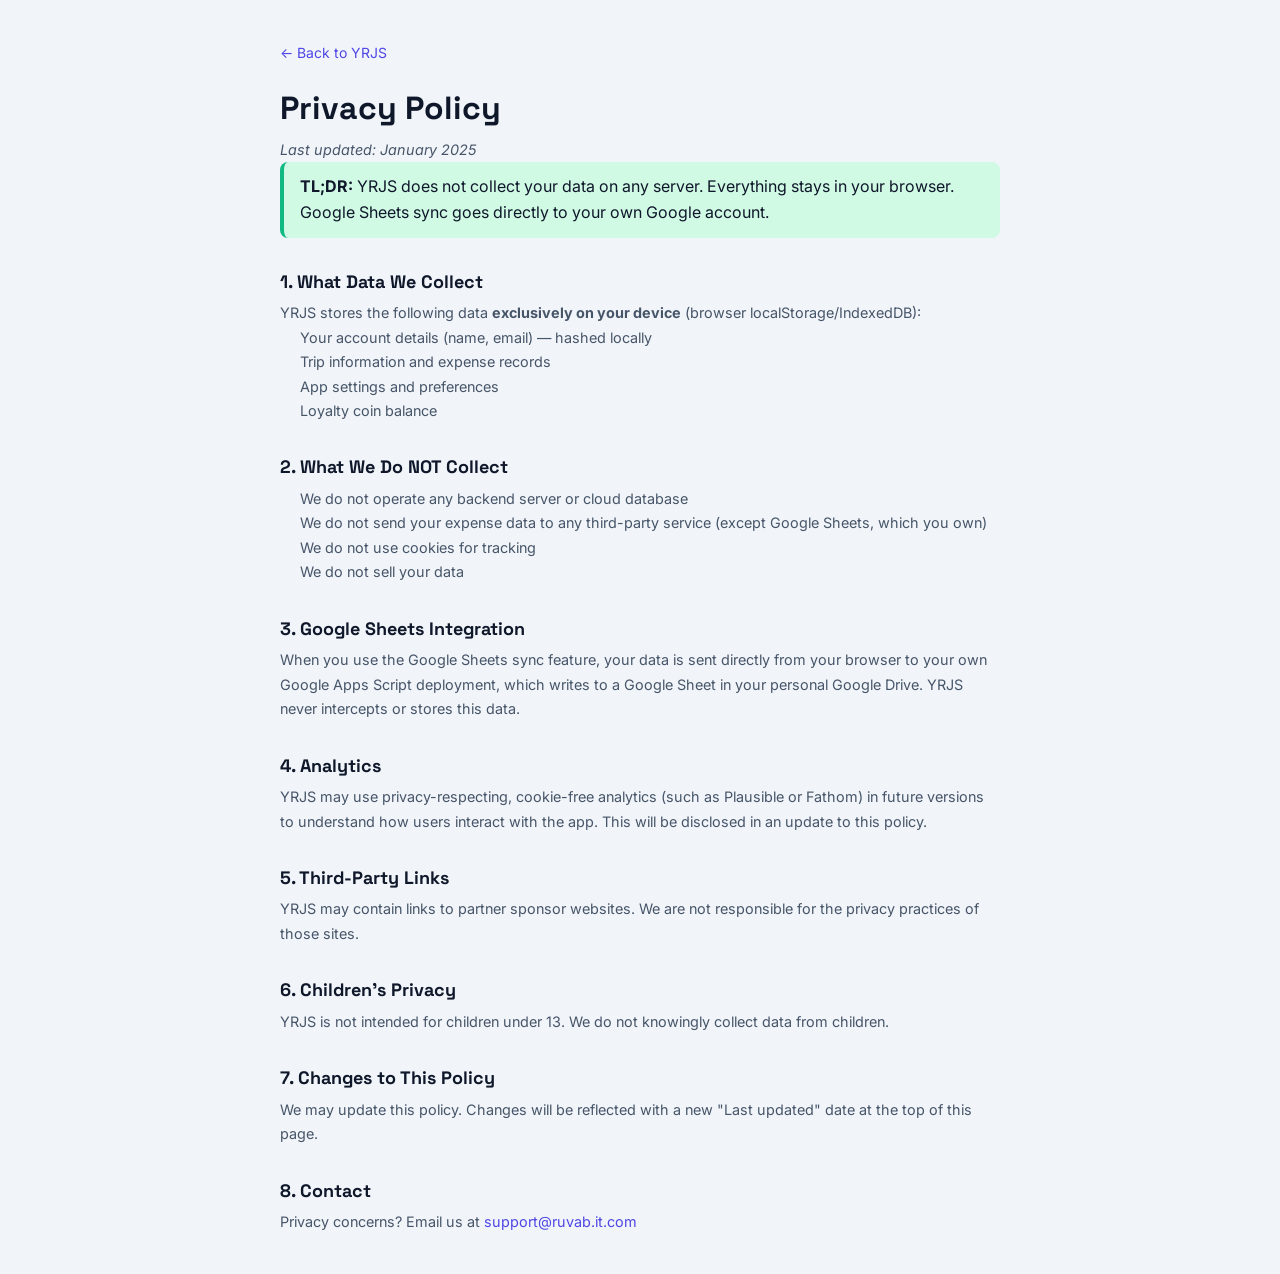
<file: pages/privacy.html>
<!DOCTYPE html>
<html lang="en">
<head>
  <meta charset="UTF-8" /><meta name="viewport" content="width=device-width, initial-scale=1.0" />
  <title>Privacy Policy – YRJS</title>
  <link rel="icon" href="../assets/icons/favicon.svg" type="image/svg+xml" />
  <link rel="stylesheet" href="../css/variables.css" />
  <link rel="stylesheet" href="../css/base.css" />
  <style>
    body { max-width: 760px; margin: 0 auto; padding: 40px 20px; }
    h1 { font-family: 'Space Grotesk', sans-serif; margin-bottom: 8px; }
    h2 { margin-top: 32px; margin-bottom: 8px; font-size: 1.125rem; }
    p, li { font-size: 0.9rem; color: var(--text-secondary); line-height: 1.7; }
    ul { padding-left: 20px; }
    .back-link { display: inline-flex; align-items: center; gap: 6px; margin-bottom: 24px; font-size: 0.875rem; }
    .highlight { background: var(--clr-accent-light); padding: 12px 16px; border-radius: 8px; border-left: 4px solid var(--clr-accent); }
  </style>
  <link href="https://fonts.googleapis.com/css2?family=Inter:wght@400;600&family=Space+Grotesk:wght@700&display=swap" rel="stylesheet" />
</head>
<body>
  <a href="../index.html" class="back-link">← Back to YRJS</a>
  <h1>Privacy Policy</h1>
  <p><em>Last updated: January 2025</em></p>

  <div class="highlight">
    <strong>TL;DR:</strong> YRJS does not collect your data on any server. Everything stays in your browser. Google Sheets sync goes directly to your own Google account.
  </div>

  <h2>1. What Data We Collect</h2>
  <p>YRJS stores the following data <strong>exclusively on your device</strong> (browser localStorage/IndexedDB):</p>
  <ul>
    <li>Your account details (name, email) — hashed locally</li>
    <li>Trip information and expense records</li>
    <li>App settings and preferences</li>
    <li>Loyalty coin balance</li>
  </ul>

  <h2>2. What We Do NOT Collect</h2>
  <ul>
    <li>We do not operate any backend server or cloud database</li>
    <li>We do not send your expense data to any third-party service (except Google Sheets, which you own)</li>
    <li>We do not use cookies for tracking</li>
    <li>We do not sell your data</li>
  </ul>

  <h2>3. Google Sheets Integration</h2>
  <p>When you use the Google Sheets sync feature, your data is sent directly from your browser to your own Google Apps Script deployment, which writes to a Google Sheet in your personal Google Drive. YRJS never intercepts or stores this data.</p>

  <h2>4. Analytics</h2>
  <p>YRJS may use privacy-respecting, cookie-free analytics (such as Plausible or Fathom) in future versions to understand how users interact with the app. This will be disclosed in an update to this policy.</p>

  <h2>5. Third-Party Links</h2>
  <p>YRJS may contain links to partner sponsor websites. We are not responsible for the privacy practices of those sites.</p>

  <h2>6. Children's Privacy</h2>
  <p>YRJS is not intended for children under 13. We do not knowingly collect data from children.</p>

  <h2>7. Changes to This Policy</h2>
  <p>We may update this policy. Changes will be reflected with a new "Last updated" date at the top of this page.</p>

  <h2>8. Contact</h2>
  <p>Privacy concerns? Email us at <a href="mailto:support@ruvab.it.com">support@ruvab.it.com</a></p>
</body>
</html>
</file>
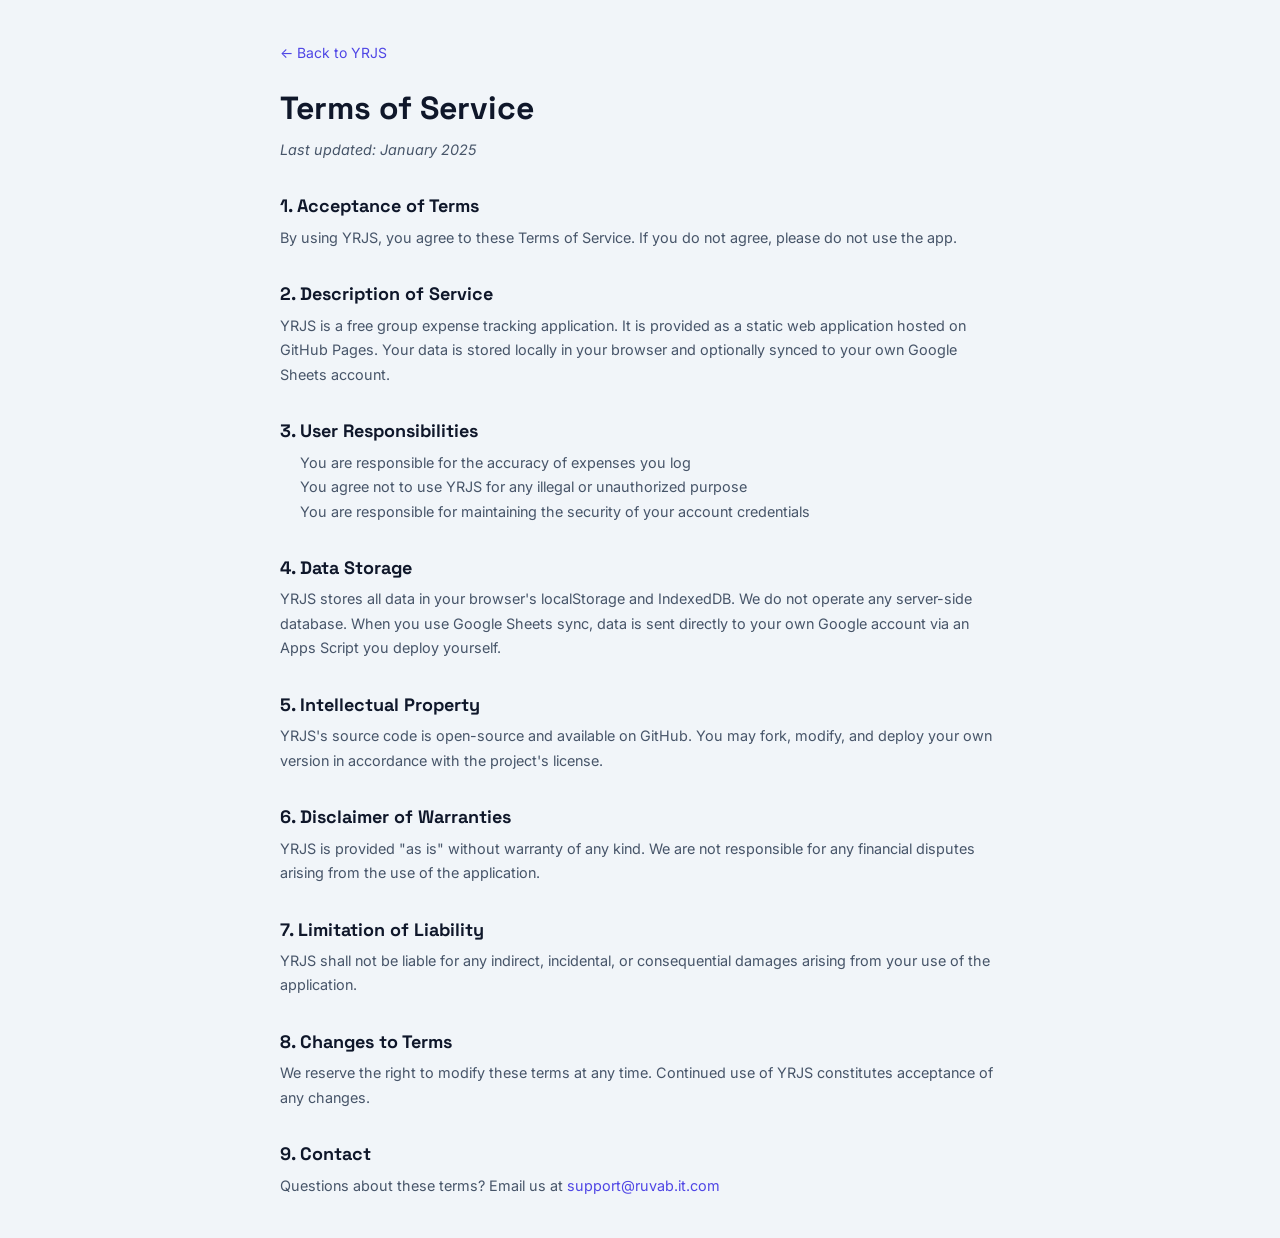
<file: pages/terms.html>
<!DOCTYPE html>
<html lang="en">
<head>
  <meta charset="UTF-8" /><meta name="viewport" content="width=device-width, initial-scale=1.0" />
  <title>Terms of Service – YRJS</title>
  <link rel="icon" href="../assets/icons/favicon.svg" type="image/svg+xml" />
  <link rel="stylesheet" href="../css/variables.css" />
  <link rel="stylesheet" href="../css/base.css" />
  <style>
    body { max-width: 760px; margin: 0 auto; padding: 40px 20px; }
    h1 { font-family: 'Space Grotesk', sans-serif; margin-bottom: 8px; }
    h2 { margin-top: 32px; margin-bottom: 8px; font-size: 1.125rem; }
    p, li { font-size: 0.9rem; color: var(--text-secondary); line-height: 1.7; }
    ul { padding-left: 20px; }
    .back-link { display: inline-flex; align-items: center; gap: 6px; margin-bottom: 24px; font-size: 0.875rem; }
  </style>
  <link href="https://fonts.googleapis.com/css2?family=Inter:wght@400;600&family=Space+Grotesk:wght@700&display=swap" rel="stylesheet" />
</head>
<body>
  <a href="../index.html" class="back-link">← Back to YRJS</a>
  <h1>Terms of Service</h1>
  <p><em>Last updated: January 2025</em></p>

  <h2>1. Acceptance of Terms</h2>
  <p>By using YRJS, you agree to these Terms of Service. If you do not agree, please do not use the app.</p>

  <h2>2. Description of Service</h2>
  <p>YRJS is a free group expense tracking application. It is provided as a static web application hosted on GitHub Pages. Your data is stored locally in your browser and optionally synced to your own Google Sheets account.</p>

  <h2>3. User Responsibilities</h2>
  <ul>
    <li>You are responsible for the accuracy of expenses you log</li>
    <li>You agree not to use YRJS for any illegal or unauthorized purpose</li>
    <li>You are responsible for maintaining the security of your account credentials</li>
  </ul>

  <h2>4. Data Storage</h2>
  <p>YRJS stores all data in your browser's localStorage and IndexedDB. We do not operate any server-side database. When you use Google Sheets sync, data is sent directly to your own Google account via an Apps Script you deploy yourself.</p>

  <h2>5. Intellectual Property</h2>
  <p>YRJS's source code is open-source and available on GitHub. You may fork, modify, and deploy your own version in accordance with the project's license.</p>

  <h2>6. Disclaimer of Warranties</h2>
  <p>YRJS is provided "as is" without warranty of any kind. We are not responsible for any financial disputes arising from the use of the application.</p>

  <h2>7. Limitation of Liability</h2>
  <p>YRJS shall not be liable for any indirect, incidental, or consequential damages arising from your use of the application.</p>

  <h2>8. Changes to Terms</h2>
  <p>We reserve the right to modify these terms at any time. Continued use of YRJS constitutes acceptance of any changes.</p>

  <h2>9. Contact</h2>
  <p>Questions about these terms? Email us at <a href="mailto:support@ruvab.it.com">support@ruvab.it.com</a></p>
</body>
</html>
</file>
<file: css/variables.css>
/* ============================================================
   YRJS – CSS Custom Properties (Design Tokens)
   ============================================================ */

:root {
  /* Brand */
  --clr-primary:       #4f46e5;
  --clr-primary-light: #6366f1;
  --clr-primary-dark:  #3730a3;
  --clr-primary-10:    rgba(79,70,229,.10);
  --clr-primary-20:    rgba(79,70,229,.20);

  --clr-secondary:     #0ea5e9;
  --clr-accent:        #10b981;
  --clr-accent-light:  #d1fae5;
  --clr-warning:       #f59e0b;
  --clr-warning-light: #fef3c7;
  --clr-danger:        #ef4444;
  --clr-danger-light:  #fee2e2;
  --clr-info:          #3b82f6;
  --clr-info-light:    #dbeafe;

  /* Neutral (Light theme) */
  --bg-app:            #f1f5f9;
  --bg-card:           #ffffff;
  --bg-card-hover:     #f8fafc;
  --bg-input:          #f8fafc;
  --bg-sidebar:        #ffffff;
  --bg-header:         #ffffff;
  --bg-overlay:        rgba(15,23,42,.45);

  --text-primary:      #0f172a;
  --text-secondary:    #475569;
  --text-muted:        #94a3b8;
  --text-inverse:      #ffffff;

  --border-color:      #e2e8f0;
  --border-focus:      #4f46e5;

  /* Shadows */
  --shadow-xs:  0 1px 2px rgba(0,0,0,.05);
  --shadow-sm:  0 1px 3px rgba(0,0,0,.08), 0 1px 2px rgba(0,0,0,.06);
  --shadow-md:  0 4px 6px rgba(0,0,0,.07), 0 2px 4px rgba(0,0,0,.06);
  --shadow-lg:  0 10px 15px rgba(0,0,0,.08), 0 4px 6px rgba(0,0,0,.05);
  --shadow-xl:  0 20px 25px rgba(0,0,0,.1), 0 10px 10px rgba(0,0,0,.04);
  --shadow-card: 0 1px 3px rgba(0,0,0,.08);

  /* Radius */
  --radius-sm:  6px;
  --radius-md:  10px;
  --radius-lg:  14px;
  --radius-xl:  20px;
  --radius-full: 9999px;

  /* Spacing */
  --space-1:  4px;
  --space-2:  8px;
  --space-3:  12px;
  --space-4:  16px;
  --space-5:  20px;
  --space-6:  24px;
  --space-8:  32px;
  --space-10: 40px;
  --space-12: 48px;

  /* Typography */
  --font-body: 'Inter', -apple-system, BlinkMacSystemFont, sans-serif;
  --font-heading: 'Space Grotesk', 'Inter', sans-serif;
  --text-xs:   0.75rem;
  --text-sm:   0.875rem;
  --text-base: 1rem;
  --text-lg:   1.125rem;
  --text-xl:   1.25rem;
  --text-2xl:  1.5rem;
  --text-3xl:  1.875rem;

  /* Transitions */
  --transition-fast: 120ms ease;
  --transition-base: 200ms ease;
  --transition-slow: 350ms ease;

  /* Layout */
  --sidebar-width:     260px;
  --header-height:     64px;
  --max-content-width: 1200px;
}

/* ---- Dark Theme ---- */
[data-theme="dark"] {
  --bg-app:        #0f172a;
  --bg-card:       #1e293b;
  --bg-card-hover: #253348;
  --bg-input:      #1e293b;
  --bg-sidebar:    #1e293b;
  --bg-header:     #1e293b;
  --bg-overlay:    rgba(0,0,0,.60);

  --text-primary:   #f1f5f9;
  --text-secondary: #94a3b8;
  --text-muted:     #64748b;

  --border-color: #334155;
  --shadow-card:  0 1px 3px rgba(0,0,0,.3);
  --shadow-sm:    0 1px 3px rgba(0,0,0,.3);
  --shadow-md:    0 4px 6px rgba(0,0,0,.3);
  --shadow-lg:    0 10px 15px rgba(0,0,0,.35);
}
</file>
<file: css/base.css>
/* ============================================================
   YRJS – Base / Reset
   ============================================================ */
*, *::before, *::after { box-sizing: border-box; margin: 0; padding: 0; }

html { font-size: 16px; scroll-behavior: smooth; }

body {
  font-family: var(--font-body);
  background: var(--bg-app);
  color: var(--text-primary);
  line-height: 1.6;
  transition: background var(--transition-base), color var(--transition-base);
  overflow-x: hidden;
  min-height: 100vh;
}

a { color: var(--clr-primary); text-decoration: none; }
a:hover { text-decoration: underline; }

ul { list-style: none; }

img, svg { display: block; max-width: 100%; }

h1,h2,h3,h4,h5,h6 {
  font-family: var(--font-heading);
  color: var(--text-primary);
  line-height: 1.3;
}

input, select, textarea, button {
  font-family: inherit;
  font-size: inherit;
}

button { cursor: pointer; border: none; background: none; }

.hidden { display: none !important; }
.sr-only { position:absolute; width:1px; height:1px; padding:0; margin:-1px; overflow:hidden; clip:rect(0,0,0,0); border:0; }

/* Utility helpers */
.mt-4  { margin-top: var(--space-1); }
.mt-8  { margin-top: var(--space-2); }
.mt-16 { margin-top: var(--space-4); }
.mt-24 { margin-top: var(--space-6); }
.mb-4  { margin-bottom: var(--space-1); }
.mb-8  { margin-bottom: var(--space-2); }
.mb-16 { margin-bottom: var(--space-4); }
.text-center { text-align: center; }
.text-right  { text-align: right; }
.text-muted  { color: var(--text-muted); }
.text-sm     { font-size: var(--text-sm); }
.text-xs     { font-size: var(--text-xs); }
.fw-600 { font-weight: 600; }
.fw-700 { font-weight: 700; }
.d-flex { display: flex; }
.align-center { align-items: center; }
.justify-between { justify-content: space-between; }
.gap-8  { gap: var(--space-2); }
.gap-12 { gap: var(--space-3); }
.gap-16 { gap: var(--space-4); }
.w-full { width: 100%; }

/* Screen helper */
.screen { min-height: 100vh; }

/* Scrollbar */
::-webkit-scrollbar { width: 6px; height: 6px; }
::-webkit-scrollbar-track { background: transparent; }
::-webkit-scrollbar-thumb { background: var(--border-color); border-radius: 3px; }
::-webkit-scrollbar-thumb:hover { background: var(--text-muted); }

/* Focus ring */
:focus-visible {
  outline: 2px solid var(--clr-primary);
  outline-offset: 2px;
}

/* Selection */
::selection { background: var(--clr-primary-20); }

/* Transition for theme switch */
.screen, .sidebar, .top-header, .card, .modal-box {
  transition: background var(--transition-base), border-color var(--transition-base), box-shadow var(--transition-base);
}

/* ---- Responsive utilities ---- */
/* Hide text labels on very small screens (icon-only buttons) */
@media (max-width: 480px) {
  .hide-xs { display: none !important; }
}

/* Table scroll wrapper */
.table-scroll {
  overflow-x: auto;
  -webkit-overflow-scrolling: touch;
}
.table-scroll .data-table { min-width: 480px; }

/* Safe area padding for notched phones */
.safe-bottom { padding-bottom: env(safe-area-inset-bottom, 0px); }

/* Touch: remove tap highlight globally */
* { -webkit-tap-highlight-color: transparent; }

/* Prevent text resize on orientation change */
html { -webkit-text-size-adjust: 100%; }

/* Make inputs/selects not zoom on iOS (font-size ≥ 16px) */
input, select, textarea {
  font-size: max(16px, 1em);
}
/* But keep labels and placeholders at design size */
.form-group label   { font-size: var(--text-sm); }
.form-group input::placeholder,
.form-group textarea::placeholder { font-size: var(--text-sm); }
</file>
